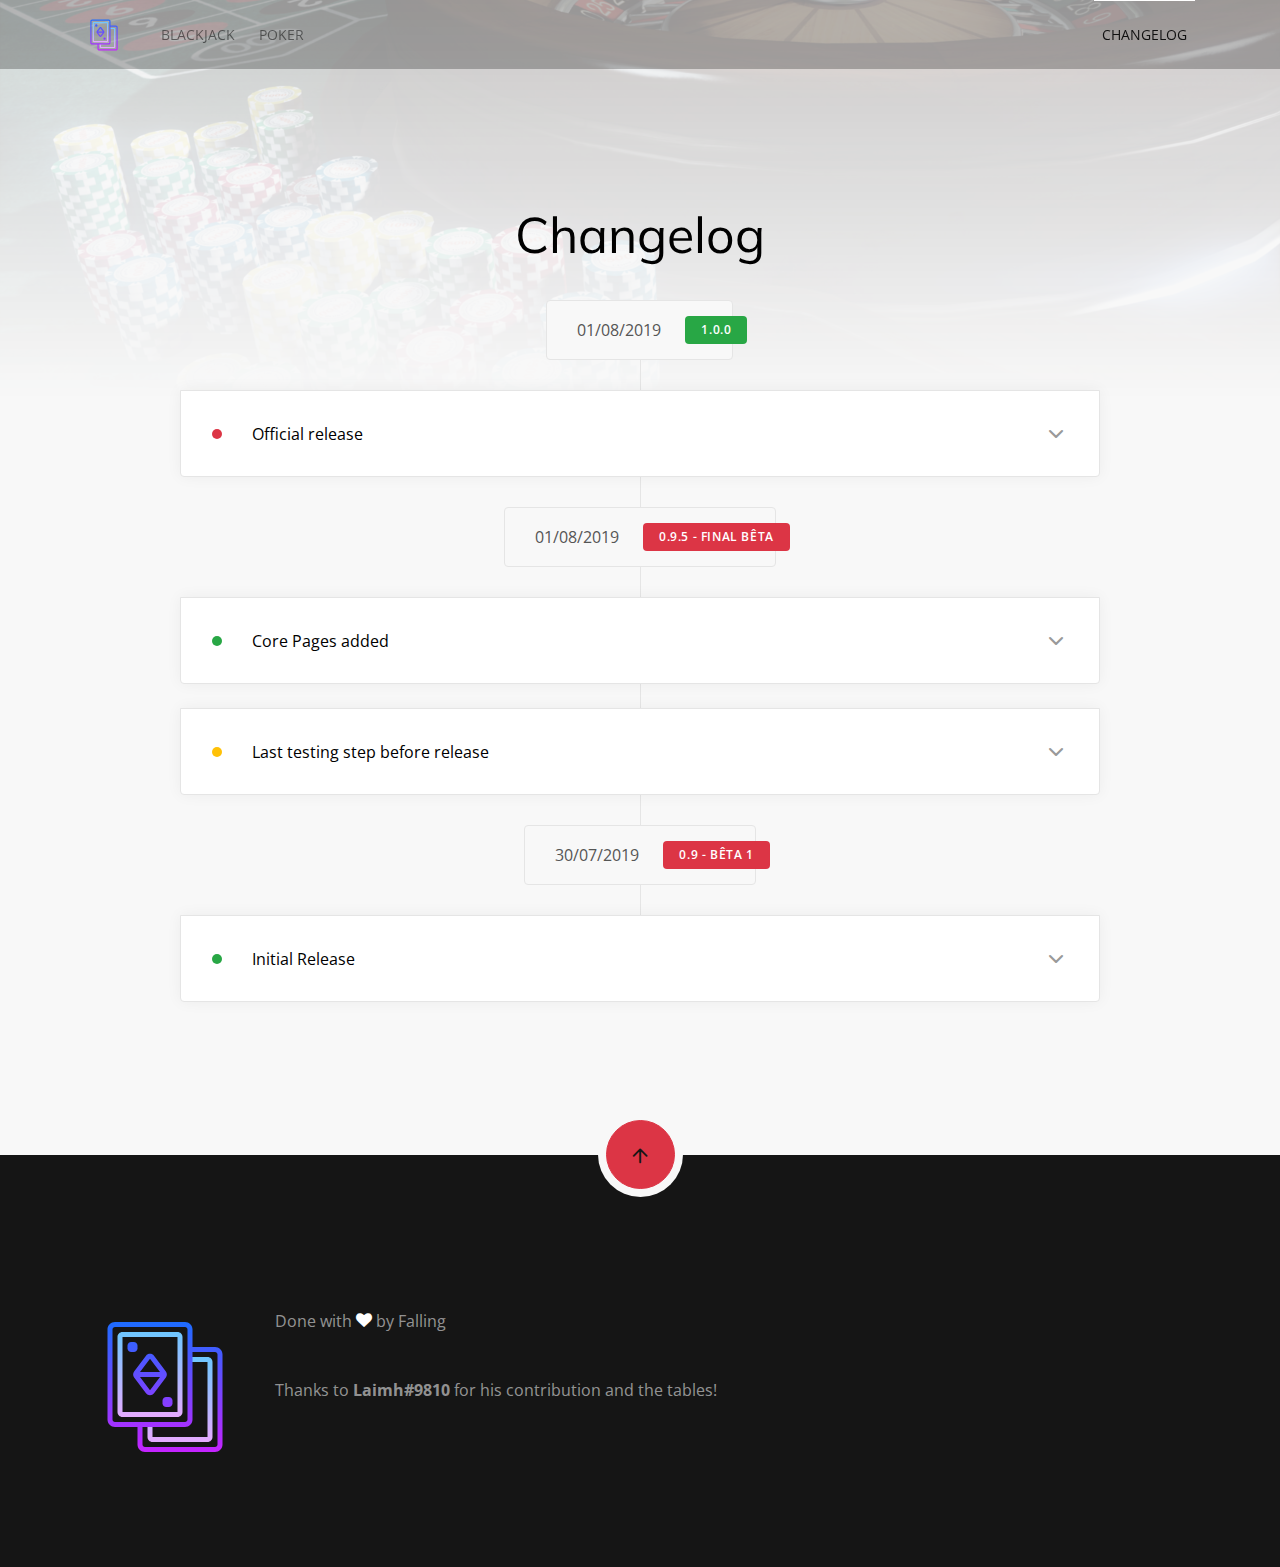
<file: changelog.html>
<!doctype html>
<html lang="fr">
  <head>
    <meta charset="utf-8">
    <meta name="viewport" content="width=device-width, initial-scale=1, shrink-to-fit=no">
    <link rel="stylesheet" href="assets/css/vendor.css" />
    <link rel="stylesheet" href="assets/css/style.css" />
    <link rel="stylesheet" href="assets/css/gta.css" />
      
    <link rel="icon" type="image/png" href="assets/images/logo.png" />

    <title>Gambling School</title>

  </head>
  <body>




    <!-- header -->
<header class="header header-sticky header-transparent">
    <div class="container">
        <div class="row">
          <nav class="navbar navbar-expand-lg navbar-light">
            <a href="../index.html" class="navbar-brand"><img src="assets/images/logo.svg" alt="Logo"></a>
            <button class="navbar-toggler" type="button" data-toggle="collapse" data-target="#navbarSupportedContent" aria-controls="navbarSupportedContent" aria-expanded="false" aria-label="Toggle navigation">
              <span class="navbar-toggler-icon"></span>
            </button>

            <div class="collapse navbar-collapse" id="navbarSupportedContent">
              <ul class="navbar-nav mr-auto">
                <li class="nav-item">
                  <a href="index.html" class="nav-link">BlackJack</a>
                </li>
                  <li class="nav-item">
                  <a class="nav-link">Poker</a>
                </li>
              </ul>
                
              <ul class="navbar-nav">
                <li class="nav-item">
                  <a class="nav-link active" href="#">Changelog</a>
                </li>
              </ul>
            </div>
          </nav>
        </div>
      </div>
    </header>
    <!-- / header -->



    <!-- hero -->
    <section>
      <div class="image image-gradient-vertical" style="background-image:url(assets/images/casino1.jpg)"></div>
      <div class="container">
        <div class="row">
          <div class="col text-center">
            <h1 class="mb-3">Changelog</h1>
          </div>
        </div>
      </div>
    </section>
    <!-- / hero -->


    <!-- log -->
    <section class="overlay">
      <div class="container overlay-item-top">
        <div class="row justify-content-center">
          <div class="col-md-10">
            <ul class="log-list">
              <li class="log">
                <div class="log-info">
                  <time>01/08/2019</time>
                  <span class="badge badge-green">1.0.0</span>
                </div>
                <div class="accordion accordion-card accordion-changelog" id="accordion-3">
                  <div class="card">
                    <div class="card-header" id="heading-4-1">
                      <h5 class="mb-0">
                        <button class="btn btn-link" type="button" data-toggle="collapse" data-target="#collapse-4-1" aria-expanded="false" aria-controls="collapse-4-1">
                          <span class="label bg-red" data-toggle="tooltip" data-placement="top" title="In Progress"></span> Official release
                        </button>
                      </h5>
                    </div>

                    <div id="collapse-4-1" class="collapse" aria-labelledby="heading-4-1" data-parent="#accordion-3">
                      <div class="card-body">
                        Incoming
                      </div>
                    </div>
                  </div>
                </div>
              </li>
              <li class="log">
                <div class="log-info">
                  <time>01/08/2019</time>
                  <span class="badge badge-red">0.9.5 - final bêta</span>
                </div>
                <div class="accordion accordion-card accordion-changelog" id="accordion-3">
                  <div class="card">
                    <div class="card-header" id="heading-3-1">
                      <h5 class="mb-0">
                        <button class="btn btn-link" type="button" data-toggle="collapse" data-target="#collapse-3-1" aria-expanded="false" aria-controls="collapse-3-1">
                          <span class="label bg-green" data-toggle="tooltip" data-placement="top" title="Updated"></span> Core Pages added
                        </button>
                      </h5>
                    </div>

                    <div id="collapse-3-1" class="collapse" aria-labelledby="heading-3-1" data-parent="#accordion-3">
                      <div class="card-body">
                        <ul class="list-group list-group-lines">
                          <li class="list-group-item d-flex align-items-center">
                            <i class="icon-plus mr-2"></i>
                            changelog.html
                          </li>
                          <li class="list-group-item d-flex align-items-center">
                            <i class="icon-plus mr-2"></i>
                            index.html
                          </li>
                        </ul>
                      </div>
                    </div>
                  </div>
                </div><br>
                <div class="accordion accordion-card accordion-changelog" id="accordion-3">
                  <div class="card">
                    <div class="card-header" id="heading-3-2">
                      <h5 class="mb-0">
                        <button class="btn btn-link" type="button" data-toggle="collapse" data-target="#collapse-3-2" aria-expanded="false" aria-controls="collapse-3-2">
                          <span class="label bg-warning" data-toggle="tooltip" data-placement="top" title="In Progress"></span> Last testing step before release
                        </button>
                      </h5>
                    </div>

                    <div id="collapse-3-2" class="collapse" aria-labelledby="heading-3-2" data-parent="#accordion-3">
                      <div class="card-body">
                        Des tests sont actuellement en cours sur la page index.html. Elle sera mise en ligne (officiellement) le 01/08/2018 à 13h00 CEST+2.
                      </div>
                    </div>
                  </div>
                </div>
              </li>
              <li class="log">
                <div class="log-info">
                  <time>30/07/2019</time>
                  <span class="badge badge-red">0.9 - bêta 1</span>
                </div>
                <div class="accordion accordion-card accordion-changelog" id="accordion-3">
                  <div class="card">
                    <div class="card-header" id="heading-3-3">
                      <h5 class="mb-0">
                        <button class="btn btn-link" type="button" data-toggle="collapse" data-target="#collapse-3-3" aria-expanded="false" aria-controls="collapse-3-3">
                          <span class="label bg-green" data-toggle="tooltip" data-placement="top" title="Updated"></span> Initial Release
                        </button>
                      </h5>
                    </div>

                    <div id="collapse-3-3" class="collapse" aria-labelledby="heading-3-3" data-parent="#accordion-3">
                      <div class="card-body">
                        Core functions added.
                      </div>
                    </div>
                  </div>
                </div>
              </li>
            </ul>
          </div>
        </div>
      </div>
    </section>
    <!-- / log -->



    <!-- go top -->
    <div class="half">
      <span class="half-bg bg-dark"></span>
      <div class="container">
        <div class="row">
          <div class="col text-center">
            <div class="btn-frame bg-light">
              <a data-scroll href="#top" class="btn btn-top btn-red btn-ico btn-lg btn-rounded text-dark"><i class="icon-arrow-up2 fs-22"></i></a>
            </div>
          </div>
        </div>
      </div>
    </div>
    <!-- / go top -->

      
        <!-- footer -->
        <footer class="bg-dark">
            <div class="container">
                <div class="row gutter-3">
                    <div class="col-12 col-md-2">
                        <img src="assets/images/logo.svg" alt="Logo">
                    </div>
                    <div class="col-12 col-md-6 text-white">
                        <p class="mb-4">Done with <i class="icon-heart text-white"></i> by Falling</p>
                            <p class="mb-4">Thanks to <b>Laimh#9810</b> for his contribution and the tables!</p>
                    </div>
                </div>
            </div>
        </footer>
        <!-- / footer -->


    <script src="assets/js/vendor.min.js"></script>
    <script src="assets/js/app.js"></script>
  </body>
</html>
</file>
<file: assets/css/gta.css>
poker-hand {
  display: flex;
  flex-orientation: row;
  justify-content: center;
  padding: 1vh 1vw;
}
poker-card {
  -webkit-user-select: none;
     -moz-user-select: none;
      -ms-user-select: none;
          user-select: none;
  box-shadow: 0 2px 3px rgba(0,0,0,0.4);
  display: block;
  padding: 20px 0;
  flex: 0 0 50px;
  text-align: center;
  border-radius: 5px;
  font-family: courier;
  font-weight: bold;
  font-size: 1.5em;
  margin: 0 0px;
  position: relative;
  border: 1px solid #ddd;
  color: #666;
  transition-duration: 0.4s;
  background: #fff;
  -webkit-animation: pop 0.4s;
          animation: pop 0.4s;
  -webkit-animation-fill-mode: both;
          animation-fill-mode: both;
  -webkit-transform-origin: 50% 50%;
          transform-origin: 50% 50%;
}
poker-card:nth-child(1) {
  -webkit-animation-delay: 0.2s;
          animation-delay: 0.2s;
}
poker-card:nth-child(2) {
  -webkit-animation-delay: 0.4s;
          animation-delay: 0.4s;
}
poker-card:nth-child(3) {
  -webkit-animation-delay: 0.6s;
          animation-delay: 0.6s;
}
poker-card:nth-child(4) {
  -webkit-animation-delay: 0.8s;
          animation-delay: 0.8s;
}
poker-card:nth-child(5) {
  -webkit-animation-delay: 1s;
          animation-delay: 1s;
}
poker-card:nth-child(6) {
  -webkit-animation-delay: 1.2s;
          animation-delay: 1.2s;
}
poker-card:nth-child(7) {
  -webkit-animation-delay: 1.4s;
          animation-delay: 1.4s;
}
poker-card:nth-child(8) {
  -webkit-animation-delay: 1.6s;
          animation-delay: 1.6s;
}
poker-card:nth-child(9) {
  -webkit-animation-delay: 1.8s;
          animation-delay: 1.8s;
}
poker-card:nth-child(10) {
  -webkit-animation-delay: 2s;
          animation-delay: 2s;
}
poker-card:after,
poker-card:before {
  position: absolute;
  color: #000;
  font-size: 22px;
}
poker-card:after {
  top: -7px;
  right: 2px;
}
poker-card:before {
  bottom: -7px;
  left: 2px;
}
.♣:before,
.♣:after {
  content: '♣';
}
.♠:before,
.♠:after {
  content: '♠';
}
.♦:before,
.♦:after {
  content: '♦';
}
.♥:before,
.♥:after {
  content: '♥';
}
.♦:before,
.♦:after {
  color: #f00;
}
.♥:before,
.♥:after {
  color: #f00;
}
poker-card:nth-child(1) {
  -webkit-transform: rotate(-20deg);
          transform: rotate(-20deg);
}
poker-card:nth-child(2) {
  -webkit-transform: rotate(-10deg);
          transform: rotate(-10deg);
}
poker-card:nth-child(3) {
  -webkit-transform: rotate(0deg);
          transform: rotate(0deg);
}
poker-card:nth-child(4) {
  -webkit-transform: rotate(10deg);
          transform: rotate(10deg);
}
poker-card:nth-child(5) {
  -webkit-transform: rotate(20deg);
          transform: rotate(20deg);
}

.table th, .table td {
    padding: .5rem .5rem;
}

th.topmaincell {
    vertical-align: middle!important;
    transform: rotate(-45deg)
}

.table th.colmaincell {
    border-top: 0px solid #000!important;
    border-right: 1px solid #242424;
    width: 17%;
}

.table th.noborder {
    border-top: 0px solid #000!important;
}

.table th.squareft {
    width:8.3%;
}

.table td.lastcell {
    border-radius: 0rem 0rem 0.25rem 0rem
}

.PKRhit {
    background-color: #c3e6cb;
    color: #0e3c19;
    border-top: 0px solid #000!important;
}

.PKRstand {
    background-color: #f5c6cb;
    color: #4f1319;
    border-top: 0px solid #000!important;
}

.PKRstand4 {
    background-color: #ce7d86;
    color: #4f1319;
    border-top: 0px solid #000!important;
}

.PKRstand5 {
    background-color: #9f5b62;
    color: #4f1319;
    border-top: 0px solid #000!important;
}

.PKRsplit {
    background-color: #ffeeba;
    color: #5c4503;
    border-top: 0px solid #000!important;
}

.PKRdouble {
    background-color: #bee5eb;
    color: #083a42;
    border-top: 0px solid #000!important;
}

.PKRdouble4 {
    background-color: #3da9ba;
    color: #083a42;
    border-top: 0px solid #000!important;
}

.PKRcontenthit::before {
    content: 'H';
}
.PKRcontenthit.active::before {
    background-color: #c3e6cb!important;
    color: #0e3c19!important;
}

.PKRcontentstand::before {
    content: 'St';
}
.PKRcontentstand.active::before {
    background-color: #f5c6cb!important;
    color: #4f1319!important;
}

.PKRcontentstand4::before {
    content: 'S4';
}
.PKRcontentstand4.active::before {
    background-color: #ce7d86!important;
    color: #4f1319!important;
}

.PKRcontentstand5::before {
    content: 'S5';
}
.PKRcontentstand5.active::before {
    background-color: #9f5b62!important;
    color: #4f1319!important;
}

.PKRcontentsplit::before {
    content: 'Sp';
}
.PKRcontentsplit.active::before {
    background-color: #ffeeba!important;
    color: #5c4503!important;
}

.PKRcontentdouble::before {
    content: 'D';
}
.PKRcontentdouble.active::before {
    background-color: #bee5eb!important;
    color: #083a42!important;
}

.PKRcontentdouble4::before {
    content: 'D4';
}
.PKRcontentdouble4.active::before {
    background-color: #3da9ba!important;
    color: #083a42!important;
}
</file>
